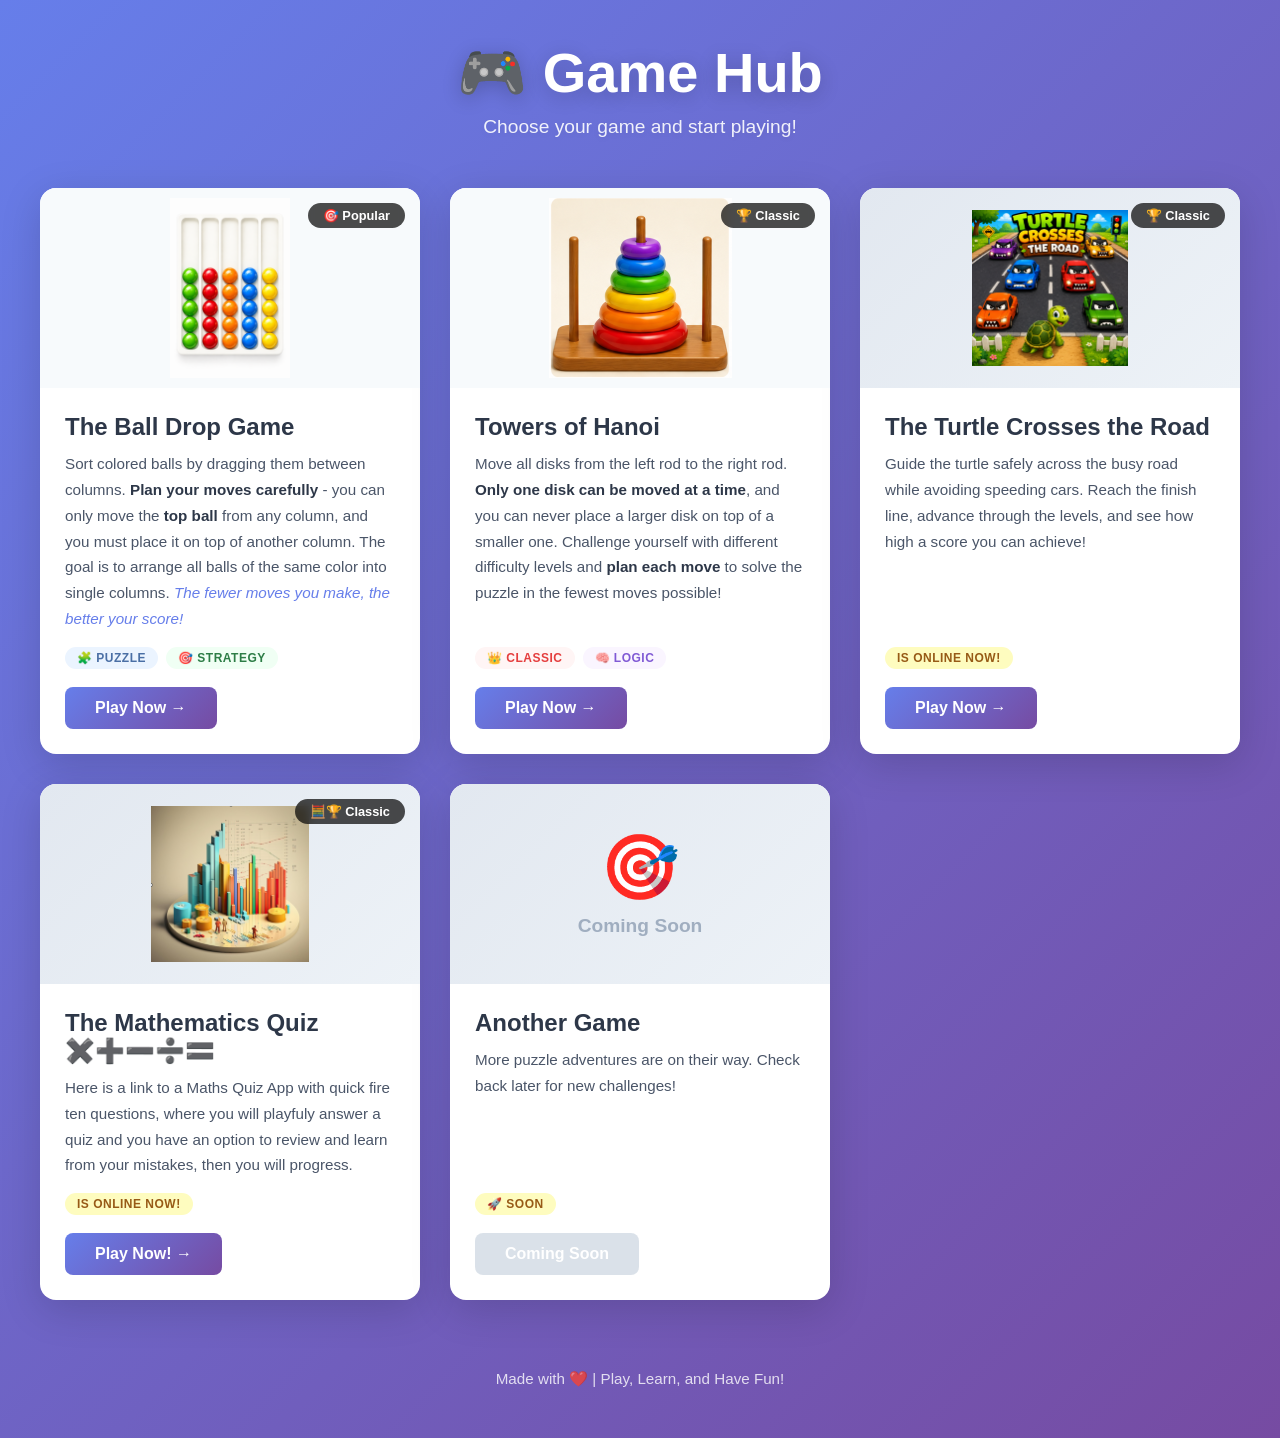
<file: index.html>
<!DOCTYPE html>
<html lang="en">
<head>
    <meta charset="UTF-8" />
    <meta name="viewport" content="width=device-width, initial-scale=1.0" />
    <meta http-equiv="refresh" content="0; url=Home/index.html" />
        <link rel="apple-touch-icon" sizes="180x180" href="game/favicon_io/apple-touch-icon.png">
<link rel="icon" type="image/png" sizes="32x32" href="game/favicon_io/favicon-32x32.png">
<link rel="icon" type="image/png" sizes="16x16" href="game/favicon_io/favicon-16x16.png">
<link rel="manifest" href="game/favicon_io/site.webmanifest">
    <title>Game Hub</title>
</head>
<body>
    <p>Redirecting to the <a href="Home/index.html">Game Hub</a>...</p>
</body>
</html>
</file>
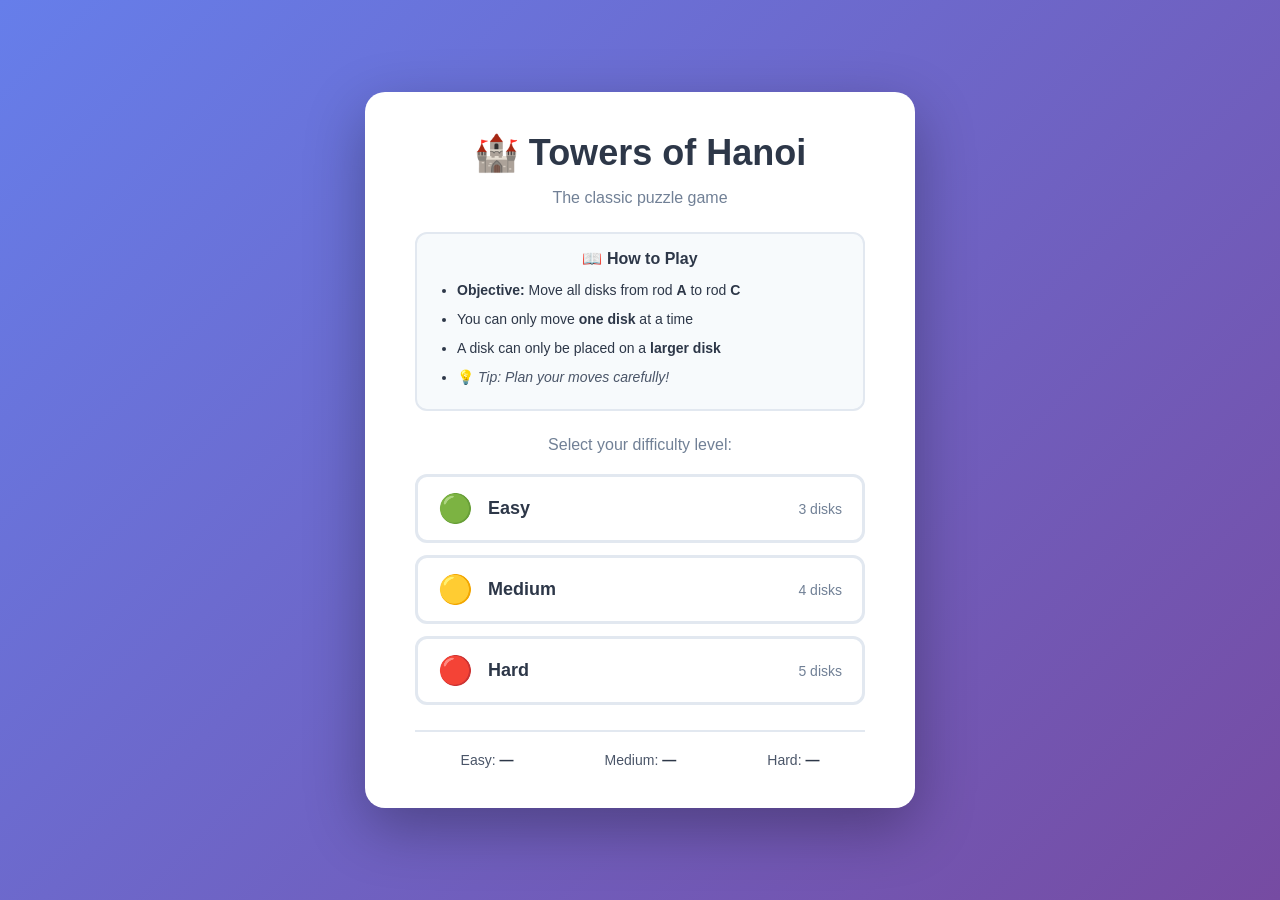
<file: game/index.html>
<!DOCTYPE html>
<html lang="en">
<head>
    <meta charset="UTF-8" />
    <meta name="viewport" content="width=device-width, initial-scale=1.0" />
    <title>Towers of Hanoi</title>
    <link rel="stylesheet" href="styles.css" />
</head>
<body>
    <div id="difficulty-screen">
        <div id="difficulty-box">
            <h1>🏰 Towers of Hanoi</h1>
            <p class="subtitle">The classic puzzle game</p>

            <div id="instructions">
                <h3>📖 How to Play</h3>
                <ul>
                    <li><strong>Objective:</strong> Move all disks from rod <strong>A</strong> to rod <strong>C</strong></li>
                    <li>You can only move <strong>one disk</strong> at a time</li>
                    <li>A disk can only be placed on a <strong>larger disk</strong></li>
                    <li>💡 <em>Tip: Plan your moves carefully!</em></li>
                </ul>
            </div>

            <p>Select your difficulty level:</p>
            <div id="difficulty-buttons">
                <button class="difficulty-btn easy" data-level="easy">
                    <span class="difficulty-icon">🟢</span>
                    <span class="difficulty-name">Easy</span>
                    <span class="difficulty-desc">3 disks</span>
                </button>
                <button class="difficulty-btn medium" data-level="medium">
                    <span class="difficulty-icon">🟡</span>
                    <span class="difficulty-name">Medium</span>
                    <span class="difficulty-desc">4 disks</span>
                </button>
                <button class="difficulty-btn hard" data-level="hard">
                    <span class="difficulty-icon">🔴</span>
                    <span class="difficulty-name">Hard</span>
                    <span class="difficulty-desc">5 disks</span>
                </button>
            </div>
            <div id="best-times">
                <div class="best-time-item">Easy: <span id="bestTimeEasy">—</span></div>
                <div class="best-time-item">Medium: <span id="bestTimeMedium">—</span></div>
                <div class="best-time-item">Hard: <span id="bestTimeHard">—</span></div>
            </div>
        </div>
    </div>

    <div id="game-screen" style="display:none;">
        <div id="game-container">
            <div id="game-header">
                <div id="header-left">
                    <button id="backToMenuBtn">← Menu</button>
                    <span id="difficulty-label">Hard</span>
                </div>
                <div id="header-right">
                    <span id="progress-label">Progress: 0/5</span>
                </div>
            </div>

            <canvas id="gameCanvas" width="600" height="400"></canvas>

            <div id="controls">
                <div id="info">
                    <div>Moves: <span id="movesDisplay">0</span></div>
                    <div>Time: <span id="timeDisplay">0.0</span>s</div>
                    <div>Best: <span id="bestTimeDisplay">—</span></div>
                </div>
                <div class="control-group">
                    <button id="undoBtn" disabled>↩ Undo</button>
                    <button id="newGameBtn">New Game</button>
                </div>
            </div>
        </div>

        <div id="progress-sidebar">
            <h3>🎯 Progress Updates</h3>
            <div id="messages-container"></div>
        </div>
    </div>

    <div id="win-overlay">
        <div id="win-box">
            <h2>🎉 Congratulations!</h2>
            <p id="winMessage"></p>
            <p id="bestTimeMessage"></p>
            <div class="btn-group">
                <button id="winPlayAgain">Play Again</button>
                <button id="winClose">Close</button>
            </div>
        </div>
    </div>

    <script src="main.js"></script>
</body>
</html>
</file>
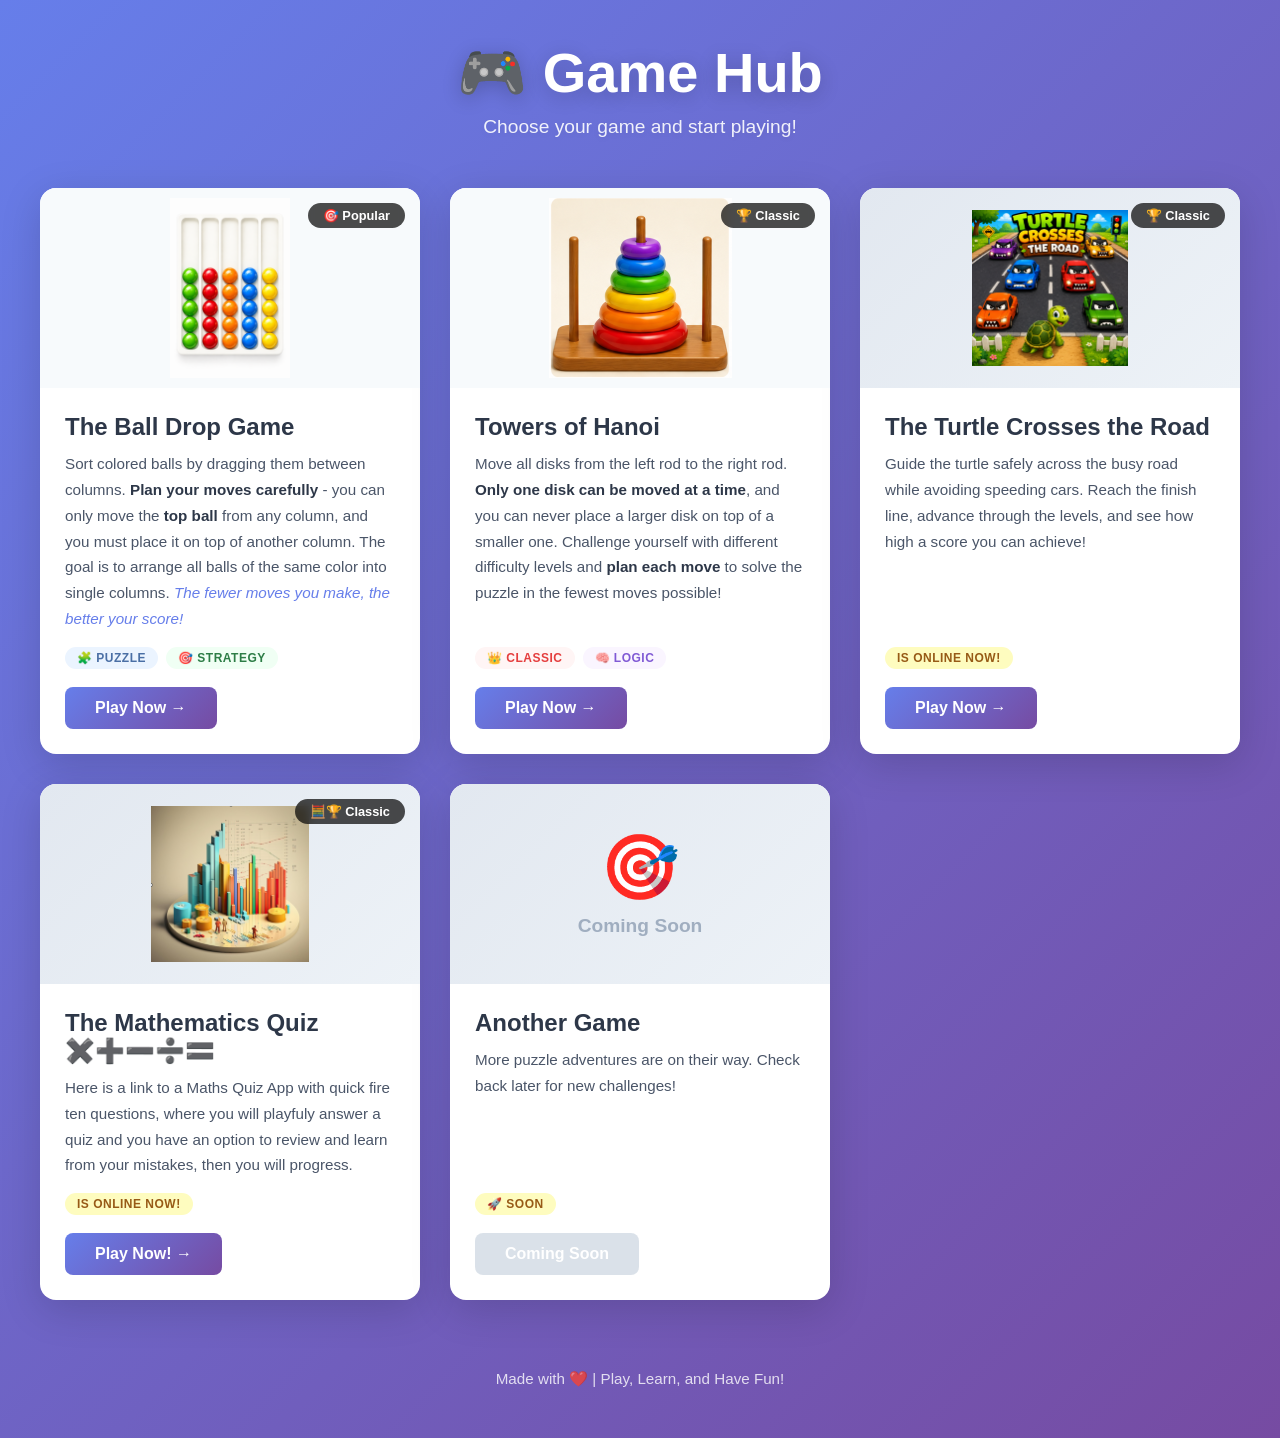
<file: Home/index.html>
<!DOCTYPE html>
<html lang="en">
<head>
    <meta charset="UTF-8" />
    <meta name="viewport" content="width=device-width, initial-scale=1.0" />
        <link rel="apple-touch-icon" sizes="180x180" href="favicon_io/apple-touch-icon.png">
<link rel="icon" type="image/png" sizes="32x32" href="favicon_io/favicon-32x32.png">
<link rel="icon" type="image/png" sizes="16x16" href="favicon_io/favicon-16x16.png">
<link rel="manifest" href="favicon_io/site.webmanifest">
    <title>Game Hub</title>
    <link rel="stylesheet" href="styles.css" />
</head>
<body>
    <div id="homepage">
        <header>
            <h1>🎮 Game Hub</h1>
            <p>Choose your game and start playing!</p>
        </header>

        <div id="game-grid">
            <!-- Game Card 1: Ball Drop Game -->
            <div class="game-card">
                <div class="game-card-image">
                    <img src="img/Balls.png" alt="Ball Drop Game" />
                    <div class="game-status">🎯 Popular</div>
                </div>
                <div class="game-card-content">
                    <h2>The Ball Drop Game</h2>
                    <p class="game-description">
                        Sort colored balls by dragging them between columns. 
                        <strong>Plan your moves carefully</strong> - you can only move the 
                        <strong>top ball</strong> from any column, and you must place it 
                        on top of another column. The goal is to arrange all balls of 
                        the same color into single columns. 
                        <em>The fewer moves you make, the better your score!</em>
                    </p>
                    <div class="game-meta">
                        <span class="tag puzzle">🧩 Puzzle</span>
                        <span class="tag strategy">🎯 Strategy</span>
                    </div>
                    <a href="https://behroozmoniri.github.io/ball-drop-game/" class="play-btn">Play Now →</a>
                </div>
            </div>

            <!-- Game Card 2: Towers of Hanoi -->
            <div class="game-card">
                <div class="game-card-image">
                    <img class="hanoi-card-image" src="img/ToH.png" alt="Towers of Hanoi" />
                    <div class="game-status">🏆 Classic</div>
                </div>
                <div class="game-card-content">
                    <h2>Towers of Hanoi</h2>
                    <p class="game-description">
                        Move all disks from the left rod to the right rod. 
                        <strong>Only one disk can be moved at a time</strong>, 
                        and you can never place a larger disk on top of a smaller one. 
                        Challenge yourself with different difficulty levels and 
                        <strong>plan each move</strong> to solve the puzzle in the 
                        fewest moves possible!
                    </p>
                    <div class="game-meta">
                        <span class="tag classic">👑 Classic</span>
                        <span class="tag logic">🧠 Logic</span>
                    </div>
                    <a href="../game.html" class="play-btn">Play Now →</a>
                </div>
            </div>

            <!-- Game Card 3: Coming Soon -->
            <div class="game-card coming-soon">
                <div class="game-card-image">
                    <img class="turtle-image" src="img/TurtleCrossesTheRoad.png" alt="Turtle Cross The Road" style="max-width:100%;height:auto;" />
                    <div class="game-status">🏆 Classic</div>
                </div>
                <div class="game-card-content">
                    <h2>The Turtle Crosses the Road</h2>
                    <p class="game-description">
                        Guide the turtle safely across the busy road while avoiding speeding cars. Reach the finish line, advance through the levels, and see how high a score you can achieve!
                    </p>
                    <div class="game-meta">
                        <span class="tag soon">Is online now!</span>
                    </div>
                    
                    <a href="https://behroozmoniri.github.io/TurtleCrossesTheRoad/" class="play-btn">Play Now →</a>
                </div>
            </div>

            
            <div class="game-card coming-soon">
                <div class="game-card-image">
                    <img class="turtle-image" src="img/math.png" alt="The Maths App" style="max-width:100%;height:auto;" />
                    <div class="game-status"> 🧮🏆 Classic</div>
                </div>
                <div class="game-card-content">
                    <h2>The Mathematics Quiz <br> ✖️➕➖➗🟰</h2>
                    <p class="game-description">
                        Here is a link to a Maths Quiz App with quick fire ten questions, where you will playfuly answer a quiz and you have an option to review and learn from your mistakes, then you will progress.
                    </p>
                    <div class="game-meta">
                        <span class="tag soon">Is online now!</span>
                    </div>
                    
                    <a href="https://math-app-one-beige.vercel.app/dashboard" class="play-btn">Play Now! →</a>
                </div>
            </div>
            
            <!-- Game Card 5: Coming Soon -->
            <div class="game-card coming-soon">
                <div class="game-card-image">
                    <div class="coming-soon-placeholder">
                        <span>🎯</span>
                        <p>Coming Soon</p>
                    </div>
                </div>
                <div class="game-card-content">
                    <h2>Another Game</h2>
                    <p class="game-description">
                        More puzzle adventures are on their way. Check back later 
                        for new challenges!
                    </p>
                    <div class="game-meta">
                        <span class="tag soon">🚀 Soon</span>
                    </div>
                    <button class="play-btn disabled" disabled>Coming Soon</button>
                </div>
            </div>
        </div>

        <footer>
            <p>Made with ❤️ | Play, Learn, and Have Fun!</p>
        </footer>
    </div>
</body>
</html>
</file>
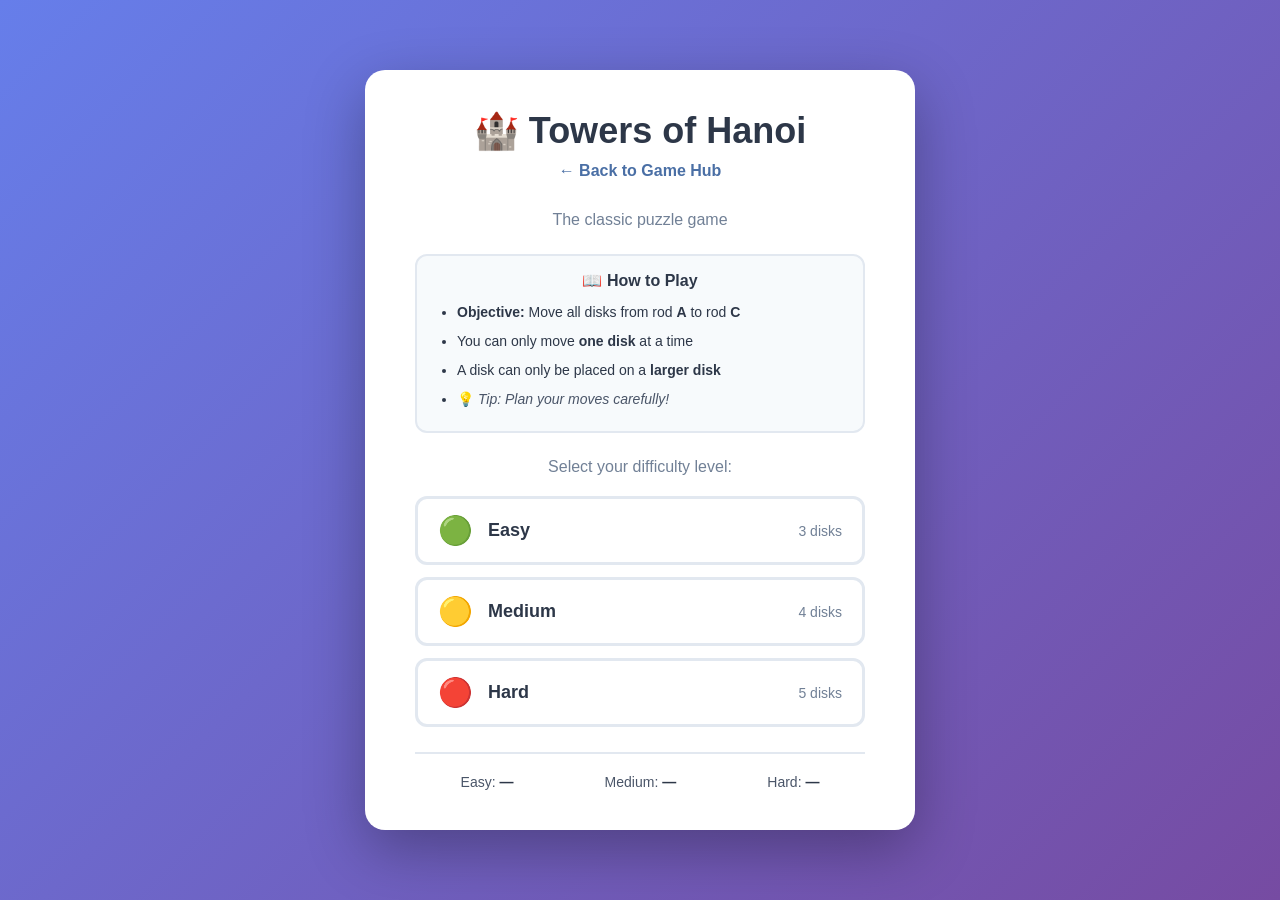
<file: game.html>
<!DOCTYPE html>
<html lang="en">
<head>
    <meta charset="UTF-8" />
    <meta name="viewport" content="width=device-width, initial-scale=1.0" />
    <title>Towers of Hanoi</title>        <link rel="apple-touch-icon" sizes="180x180" href="game/favicon_io/apple-touch-icon.png">
<link rel="icon" type="image/png" sizes="32x32" href="game/favicon_io/favicon-32x32.png">
<link rel="icon" type="image/png" sizes="16x16" href="game/favicon_io/favicon-16x16.png">
<link rel="manifest" href="game/favicon_io/site.webmanifest">
    <link rel="stylesheet" href="game/styles.css?v=ee982cf" />
</head>
<body>
    <div id="difficulty-screen">
        <div id="difficulty-box">
            <h1>🏰 Towers of Hanoi</h1>
            <a class="hub-link" href="Home/index.html">← Back to Game Hub</a>
            <p class="subtitle">The classic puzzle game</p>

            <div id="instructions">
                <h3>📖 How to Play</h3>
                <ul>
                    <li><strong>Objective:</strong> Move all disks from rod <strong>A</strong> to rod <strong>C</strong></li>
                    <li>You can only move <strong>one disk</strong> at a time</li>
                    <li>A disk can only be placed on a <strong>larger disk</strong></li>
                    <li>💡 <em>Tip: Plan your moves carefully!</em></li>
                </ul>
            </div>

            <p>Select your difficulty level:</p>
            <div id="difficulty-buttons">
                <button class="difficulty-btn easy" data-level="easy">
                    <span class="difficulty-icon">🟢</span>
                    <span class="difficulty-name">Easy</span>
                    <span class="difficulty-desc">3 disks</span>
                </button>
                <button class="difficulty-btn medium" data-level="medium">
                    <span class="difficulty-icon">🟡</span>
                    <span class="difficulty-name">Medium</span>
                    <span class="difficulty-desc">4 disks</span>
                </button>
                <button class="difficulty-btn hard" data-level="hard">
                    <span class="difficulty-icon">🔴</span>
                    <span class="difficulty-name">Hard</span>
                    <span class="difficulty-desc">5 disks</span>
                </button>
            </div>
            <div id="best-times">
                <div class="best-time-item">Easy: <span id="bestTimeEasy">—</span></div>
                <div class="best-time-item">Medium: <span id="bestTimeMedium">—</span></div>
                <div class="best-time-item">Hard: <span id="bestTimeHard">—</span></div>
            </div>
        </div>
    </div>

    <div id="game-screen" style="display:none;">
        <div id="game-container">
            <div id="game-header">
                <div id="header-left">
                    <button id="backToMenuBtn">← Menu</button>
                    <a class="hub-link" href="Home/index.html">Game Hub</a>
                    <span id="difficulty-label">Hard</span>
                </div>
                <div id="header-right">
                    <span id="progress-label">Progress: 0/5</span>
                </div>
            </div>

            <canvas id="gameCanvas" width="600" height="400"></canvas>

            <div id="controls">
                <div id="info">
                    <div>Moves: <span id="movesDisplay">0</span></div>
                    <div>Time: <span id="timeDisplay">0.0</span>s</div>
                    <div>Best: <span id="bestTimeDisplay">—</span></div>
                </div>
                <div class="control-group">
                    <button id="undoBtn" disabled>↩ Undo</button>
                    <button id="newGameBtn">New Game</button>
                </div>
            </div>
        </div>

        <div id="progress-sidebar">
            <h3>🎯 Progress Updates</h3>
            <div id="messages-container"></div>
        </div>
    </div>

    <div id="win-overlay">
        <div id="win-box">
            <h2>🎉 Congratulations!</h2>
            <p id="winMessage"></p>
            <p id="bestTimeMessage"></p>
            <div class="btn-group">
                <button id="winPlayAgain">Play Again</button>
                <button id="winClose">Close</button>
            </div>
        </div>
    </div>

    <script src="game/main.js"></script>
</body>
</html>
</file>
<file: game/styles.css>
* {
    box-sizing: border-box;
    user-select: none;
}

body {
    font-family: 'Segoe UI', Arial, sans-serif;
    display: flex;
    justify-content: center;
    align-items: center;
    min-height: 100vh;
    margin: 0;
    background: linear-gradient(135deg, #667eea 0%, #764ba2 100%);
    padding: 20px;
}

body.game-active {
    background: #ffffff;
}

@media (min-width: 901px) {
    body {
        overflow: hidden;
    }
}

/* ===== DIFFICULTY SELECTION SCREEN ===== */
#difficulty-screen {
    display: flex;
    justify-content: center;
    align-items: center;
    min-height: 80vh;
    width: 100%;
}

#difficulty-box {
    background: white;
    border-radius: 20px;
    padding: 40px 50px;
    max-width: 550px;
    width: 100%;
    text-align: center;
    box-shadow: 0 20px 60px rgba(0,0,0,0.3);
    animation: popIn 0.5s ease;
}

@keyframes popIn {
    0% {
        transform: scale(0.8) translateY(-20px);
        opacity: 0;
    }
    100% {
        transform: scale(1) translateY(0);
        opacity: 1;
    }
}

#difficulty-box h1 {
    margin: 0 0 10px 0;
    color: #2d3748;
    font-size: 36px;
}

#difficulty-box .subtitle {
    color: #718096;
    margin-bottom: 25px;
    font-size: 16px;
}

.hub-link {
    display: inline-block;
    color: #4a6fa5;
    font-weight: bold;
    text-decoration: none;
    margin-bottom: 16px;
}

.hub-link:hover {
    text-decoration: underline;
}

/* ===== INSTRUCTIONS ===== */
#instructions {
    background: #f7fafc;
    border-radius: 12px;
    padding: 15px 20px;
    margin-bottom: 25px;
    text-align: left;
    border: 2px solid #e2e8f0;
    text-shadow: none;
}

#instructions h3 {
    margin: 0 0 10px 0;
    color: #2d3748;
    font-size: 16px;
    text-align: center;
}

#instructions ul {
    margin: 0;
    padding-left: 20px;
    color: #2d3748;
    font-size: 14px;
    line-height: 1.8;
}

#instructions ul li {
    margin-bottom: 4px;
}

#instructions ul li strong {
    color: #2d3748;
}

#instructions ul li em {
    color: #4a5568;
}

#difficulty-box p {
    color: #718096;
    margin: 15px 0 20px 0;
    font-size: 16px;
}

#difficulty-buttons {
    display: flex;
    flex-direction: column;
    gap: 12px;
    margin-bottom: 25px;
}

.difficulty-btn {
    display: flex;
    align-items: center;
    padding: 15px 20px;
    border: 3px solid #e2e8f0;
    border-radius: 12px;
    background: white;
    cursor: pointer;
    transition: all 0.3s ease;
    gap: 15px;
    width: 100%;
}

.difficulty-btn:hover {
    transform: translateX(5px);
    border-color: #4a6fa5;
    box-shadow: 0 4px 12px rgba(74, 111, 165, 0.2);
}

.difficulty-btn .difficulty-icon {
    font-size: 28px;
}

.difficulty-btn .difficulty-name {
    font-weight: bold;
    font-size: 18px;
    color: #2d3748;
}

.difficulty-btn .difficulty-desc {
    font-size: 14px;
    color: #718096;
    margin-left: auto;
}

.difficulty-btn.easy:hover {
    border-color: #48bb78;
    background: #f0fff4;
}

.difficulty-btn.medium:hover {
    border-color: #ecc94b;
    background: #fffff0;
}

.difficulty-btn.hard:hover {
    border-color: #fc8181;
    background: #fff5f5;
}

#best-times {
    display: flex;
    justify-content: space-around;
    padding-top: 20px;
    border-top: 2px solid #e2e8f0;
}

.best-time-item {
    font-size: 14px;
    color: #4a5568;
}

.best-time-item span {
    font-weight: bold;
    color: #2d3748;
}

/* ===== GAME SCREEN ===== */
#game-screen {
    display: none;
    gap: 30px;
    align-items: flex-start;
    justify-content: center;
    padding: 20px;
    min-height: 80vh;
}

#game-container {
    background: white;
    border-radius: 12px;
    padding: 25px;
    box-shadow: 0 8px 30px rgba(0,0,0,0.15);
    display: inline-block;
    flex-shrink: 0;
}

#game-header {
    display: flex;
    justify-content: space-between;
    align-items: center;
    margin-bottom: 15px;
    padding: 0 4px;
    width: 100%;
    gap: 15px;
    flex-wrap: wrap;
}

#header-left {
    display: flex;
    align-items: center;
    gap: 10px;
}

#header-right {
    display: flex;
    align-items: center;
    gap: 10px;
}

#game-header button {
    padding: 6px 14px;
    border: none;
    border-radius: 6px;
    background: #718096;
    color: white;
    font-weight: bold;
    cursor: pointer;
    font-size: 13px;
    transition: background 0.2s;
    white-space: nowrap;
}

#game-header button:hover {
    background: #4a5568;
}

#game-header .hub-link {
    margin-bottom: 0;
    font-size: 13px;
}

#difficulty-label {
    font-weight: bold;
    font-size: 14px;
    color: #4a6fa5;
    padding: 4px 12px;
    background: #ebf4ff;
    border-radius: 20px;
}

#progress-label {
    font-weight: bold;
    font-size: 14px;
    color: #2d7d46;
    padding: 4px 12px;
    background: #f0fff4;
    border-radius: 20px;
    transition: all 0.3s ease;
}

canvas {
    border-radius: 8px;
    border: none;
    cursor: pointer;
    display: block;
    background: #ffffff;
    touch-action: none;
    box-shadow: inset 0 0 10px rgba(0,0,0,0.05);
    width: 100%;
    height: auto;
    max-width: 600px;
}

#controls {
    display: flex;
    justify-content: space-between;
    align-items: center;
    margin-top: 15px;
    gap: 10px;
    flex-wrap: wrap;
}

#controls .control-group {
    display: flex;
    align-items: center;
    gap: 10px;
    flex-wrap: wrap;
}

#controls button {
    padding: 8px 16px;
    border: none;
    border-radius: 6px;
    background: #4a6fa5;
    color: white;
    font-weight: bold;
    cursor: pointer;
    font-size: 14px;
    transition: background 0.2s;
    white-space: nowrap;
}

#controls button:hover {
    background: #3a5a8a;
}

#controls button:disabled {
    background: #cbd5e0;
    cursor: not-allowed;
}

#controls button.undo-btn {
    background: #ecc94b;
    color: #2d3748;
}

#controls button.undo-btn:hover:not(:disabled) {
    background: #d4a830;
}

#controls button.undo-btn:disabled {
    background: #e2e8f0;
}

#info {
    display: flex;
    gap: 20px;
    font-size: 14px;
    color: #333;
    flex-wrap: wrap;
}

#info span {
    font-weight: bold;
    color: #4a6fa5;
}

/* ===== PROGRESS SIDEBAR ===== */
#progress-sidebar {
    background: white;
    border-radius: 12px;
    padding: 20px;
    box-shadow: 0 8px 30px rgba(0,0,0,0.15);
    min-width: 220px;
    max-width: 280px;
    max-height: 500px;
    overflow-y: auto;
    position: sticky;
    top: 20px;
    flex-shrink: 0;
}

#progress-sidebar h3 {
    margin: 0 0 15px 0;
    color: #2d3748;
    font-size: 18px;
    text-align: center;
    border-bottom: 2px solid #e2e8f0;
    padding-bottom: 10px;
}

#messages-container {
    display: flex;
    flex-direction: column;
    gap: 10px;
}

.progress-message-item {
    padding: 10px 12px;
    border-radius: 8px;
    background: #f7fafc;
    border-left: 4px solid #4a6fa5;
    animation: slideIn 0.3s ease;
    font-size: 14px;
    line-height: 1.4;
    color: #2d3748;
}

.progress-message-item .message-icon {
    margin-right: 6px;
}

.progress-message-item .message-time {
    font-size: 11px;
    color: #a0aec0;
    margin-top: 4px;
    display: block;
}

@keyframes slideIn {
    0% {
        opacity: 0;
        transform: translateX(-20px);
    }
    100% {
        opacity: 1;
        transform: translateX(0);
    }
}

/* ===== WIN OVERLAY ===== */
#win-overlay {
    position: fixed;
    top: 0;
    left: 0;
    width: 100%;
    height: 100%;
    background: rgba(0,0,0,0.5);
    display: none;
    justify-content: center;
    align-items: flex-start;
    padding-top: 15vh;
    z-index: 100;
}

#win-box {
    background: white;
    border-radius: 16px;
    padding: 30px 40px;
    max-width: 420px;
    text-align: center;
    box-shadow: 0 12px 40px rgba(0,0,0,0.3);
    animation: popIn 0.3s ease;
    margin: 0 20px;
}

#win-box h2 {
    margin: 0 0 10px 0;
    color: #2d7d46;
}

#win-box p {
    margin: 8px 0;
    color: #444;
    font-size: 16px;
}

#win-box .btn-group {
    display: flex;
    gap: 12px;
    justify-content: center;
    margin-top: 18px;
}

#win-box .btn-group button {
    padding: 10px 24px;
    border: none;
    border-radius: 8px;
    font-weight: bold;
    cursor: pointer;
    font-size: 15px;
}

#win-box .btn-group .play-again {
    background: #4a6fa5;
    color: white;
}

#win-box .btn-group .play-again:hover {
    background: #3a5a8a;
}

#win-box .btn-group .close-btn {
    background: #e74c3c;
    color: white;
}

#win-box .btn-group .close-btn:hover {
    background: #c0392b;
}

.confetti {
    position: fixed;
    width: 8px;
    height: 8px;
    border-radius: 2px;
    pointer-events: none;
    animation: confettiFall linear forwards;
    z-index: 1000;
}

@keyframes confettiFall {
    0% {
        transform: translateY(-10px) rotate(0deg);
        opacity: 1;
    }
    100% {
        transform: translateY(110vh) rotate(720deg);
        opacity: 0;
    }
}

/* ===== RESPONSIVE ===== */
@media (max-width: 900px) {
    #game-screen {
        flex-direction: column;
        align-items: center;
        gap: 20px;
    }
    
    #progress-sidebar {
        min-width: unset;
        max-width: 100%;
        width: 100%;
        position: static;
        max-height: 200px;
    }
    
    canvas {
        max-width: 100%;
    }
}

@media (max-width: 600px) {
    #difficulty-box {
        padding: 20px 25px;
        max-height: 95vh;
        overflow-y: auto;
    }
    
    #difficulty-box h1 {
        font-size: 28px;
    }
    
    .difficulty-btn {
        padding: 12px 15px;
    }
    
    .difficulty-btn .difficulty-desc {
        font-size: 12px;
    }
    
    #game-container {
        padding: 15px;
    }

    #game-container canvas {
        height: 220px !important;
    }
    
    #game-header {
        flex-direction: column;
        align-items: stretch;
        gap: 8px;
    }
    
    #header-left,
    #header-right {
        justify-content: center;
    }
    
    #controls {
        flex-direction: column;
        align-items: stretch;
    }
    
    #controls .control-group {
        justify-content: center;
    }
    
    #info {
        justify-content: center;
        gap: 15px;
        font-size: 13px;
    }
    
    #game-header button,
    #controls button {
        padding: 10px 16px;
        font-size: 14px;
        min-height: 44px;
    }
    
    #win-box {
        padding: 20px;
        margin: 0 15px;
    }
    
    #best-times {
        flex-direction: column;
        gap: 8px;
    }
}

@media (max-width: 400px) {
    #game-container {
        padding: 10px;
    }

    #game-container canvas {
        height: 190px !important;
    }
    
    #info {
        gap: 10px;
        font-size: 12px;
    }
    
    #game-header button,
    #controls button {
        font-size: 12px;
        padding: 8px 12px;
        min-height: 38px;
    }
}

/* Touch-friendly improvements */
@media (pointer: coarse) {
    #controls button,
    #game-header button {
        padding: 12px 20px;
        font-size: 16px;
        min-height: 48px;
    }
    
    .difficulty-btn {
        padding: 16px 20px;
    }
    
    canvas {
        touch-action: none;
    }
}
</file>
<file: Home/styles.css>
* {
    margin: 0;
    padding: 0;
    box-sizing: border-box;
}

body {
    font-family: 'Segoe UI', Tahoma, Geneva, Verdana, sans-serif;
    background: linear-gradient(135deg, #667eea 0%, #764ba2 100%);
    min-height: 100vh;
    padding: 20px;
}

#homepage {
    max-width: 1400px;
    margin: 0 auto;
    padding: 20px;
}

/* ===== HEADER ===== */
header {
    text-align: center;
    margin-bottom: 50px;
    color: white;
}

header h1 {
    font-size: 3.5rem;
    font-weight: 800;
    text-shadow: 0 4px 20px rgba(0,0,0,0.2);
    margin-bottom: 10px;
}

header p {
    font-size: 1.2rem;
    opacity: 0.9;
    text-shadow: 0 2px 10px rgba(0,0,0,0.1);
}

/* ===== GAME GRID ===== */
#game-grid {
    display: grid;
    grid-template-columns: repeat(auto-fill, minmax(380px, 1fr));
    gap: 30px;
    margin-bottom: 40px;
}

/* ===== GAME CARD ===== */
.game-card {
    background: white;
    border-radius: 16px;
    overflow: hidden;
    box-shadow: 0 10px 40px rgba(0,0,0,0.15);
    transition: transform 0.3s ease, box-shadow 0.3s ease;
    display: flex;
    flex-direction: column;
}

.game-card:hover {
    transform: translateY(-8px);
    box-shadow: 0 20px 60px rgba(0,0,0,0.25);
}

.game-card-image {
    position: relative;
    background: #f7fafc;
    height: 200px;
    overflow: hidden;
    display: flex;
    align-items: center;
    justify-content: center;
}

.game-card-image img {
    width: 100%;
    height: 100%;
    object-fit: contain;
    padding: 10px;
    border-radius: 5px;
    transition: transform 0.3s ease;
}

.game-card:hover .game-card-image img {
    transform: scale(1.05);
}

.game-status {
    position: absolute;
    top: 15px;
    right: 15px;
    background: rgba(0,0,0,0.7);
    color: white;
    padding: 5px 15px;
    border-radius: 20px;
    font-size: 0.8rem;
    font-weight: 600;
    backdrop-filter: blur(5px);
}

.game-card-content {
    padding: 25px;
    flex: 1;
    display: flex;
    flex-direction: column;
}

.game-card-content h2 {
    color: #2d3748;
    font-size: 1.5rem;
    margin-bottom: 10px;
}

.game-description {
    color: #4a5568;
    line-height: 1.7;
    font-size: 0.95rem;
    flex: 1;
    margin-bottom: 15px;
}

.game-description strong {
    color: #2d3748;
}

.game-description em {
    color: #667eea;
    font-style: italic;
}

.game-meta {
    display: flex;
    gap: 8px;
    margin-bottom: 18px;
    flex-wrap: wrap;
}

.tag {
    padding: 4px 12px;
    border-radius: 20px;
    font-size: 0.75rem;
    font-weight: 600;
    text-transform: uppercase;
    letter-spacing: 0.5px;
}

.tag.puzzle {
    background: #ebf4ff;
    color: #4a6fa5;
}

.tag.strategy {
    background: #f0fff4;
    color: #2d7d46;
}

.tag.classic {
    background: #fff5f5;
    color: #e53e3e;
}

.tag.logic {
    background: #faf5ff;
    color: #805ad5;
}

.tag.soon {
    background: #fefcbf;
    color: #975a16;
}

.play-btn {
    display: inline-block;
    padding: 12px 30px;
    background: linear-gradient(135deg, #667eea 0%, #764ba2 100%);
    color: white;
    border: none;
    border-radius: 8px;
    font-weight: 600;
    font-size: 1rem;
    cursor: pointer;
    transition: all 0.3s ease;
    text-decoration: none;
    text-align: center;
    align-self: flex-start;
}
.turtle-image {
   width: auto;
    height: 100%;
     max-width: 88%;
    max-height: 88%; 
    object-fit: contain;
    display: block;
    border-radius: 5px;
    transition: transform 0.3s ease;
}
.play-btn:hover {
    transform: scale(1.05);
    box-shadow: 0 8px 25px rgba(102, 126, 234, 0.4);
}

.play-btn.disabled {
    background: #cbd5e0;
    cursor: not-allowed;
    opacity: 0.7;
}

.play-btn.disabled:hover {
    transform: none;
    box-shadow: none;
}

/* ===== COMING SOON CARD ===== */
.coming-soon .game-card-image {
    background: linear-gradient(135deg, #e2e8f0 0%, #edf2f7 100%);
}

.coming-soon-placeholder {
    display: flex;
    flex-direction: column;
    align-items: center;
    justify-content: center;
    color: #a0aec0;
}

.coming-soon-placeholder span {
    font-size: 4rem;
    margin-bottom: 10px;
}

.coming-soon-placeholder p {
    font-size: 1.2rem;
    font-weight: 600;
}

.coming-soon .game-card {
    opacity: 0.7;
}

.coming-soon .game-card:hover {
    transform: translateY(-4px);
}

/* ===== FOOTER ===== */
footer {
    text-align: center;
    color: white;
    padding: 30px 0 10px 0;
    opacity: 0.8;
    font-size: 0.95rem;
}

/* ===== RESPONSIVE ===== */
@media (max-width: 768px) {
    header h1 {
        font-size: 2.5rem;
    }
    
    header p {
        font-size: 1rem;
    }
    
    #game-grid {
        grid-template-columns: 1fr;
        gap: 25px;
    }
    
    .game-card-image {
        height: 180px;
    }
    
    .game-card-content h2 {
        font-size: 1.3rem;
    }
    
    .game-description {
        font-size: 0.9rem;
    }
}

@media (max-width: 480px) {
    header h1 {
        font-size: 2rem;
    }
    
    .game-card-image {
        height: 150px;
    }
    
    .game-card-content {
        padding: 18px;
    }
    
    .play-btn {
        padding: 10px 24px;
        font-size: 0.9rem;
        width: 100%;
        text-align: center;
    }
    
    .game-status {
        font-size: 0.7rem;
        padding: 4px 12px;
    }
}

/* ===== SCROLLBAR STYLING ===== */
::-webkit-scrollbar {
    width: 10px;
}

::-webkit-scrollbar-track {
    background: rgba(255,255,255,0.1);
    border-radius: 10px;
}

::-webkit-scrollbar-thumb {
    background: rgba(255,255,255,0.3);
    border-radius: 10px;
}

::-webkit-scrollbar-thumb:hover {
    background: rgba(255,255,255,0.5);
}
</file>
